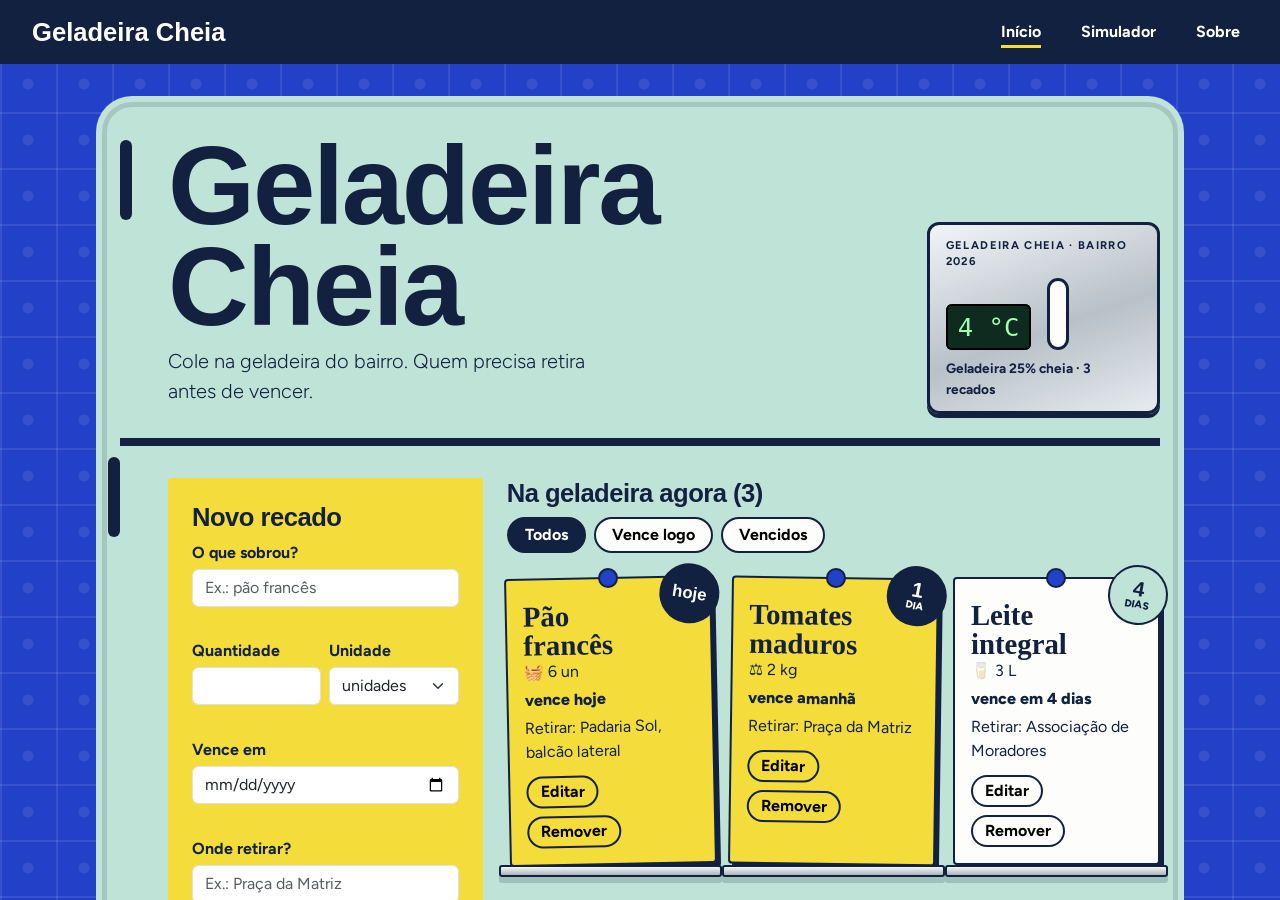
<file: index.html>
<!DOCTYPE html>
<html lang="pt-BR">

<head>
    <meta charset="UTF-8">
    <meta name="viewport" content="width=device-width, initial-scale=1.0">
    <!-- Página de entrada: leva para a página inicial. Serve para a URL base do GitHub Pages não dar 404. -->
    <meta http-equiv="refresh" content="0; url=inicio/index.html">
    <title>Geladeira Cheia</title>
</head>

<body>
    <main>
        <p>Abrindo a Geladeira Cheia… Se nada acontecer, <a href="inicio/index.html">clique aqui</a>.</p>
    </main>
</body>

</html>
</file>
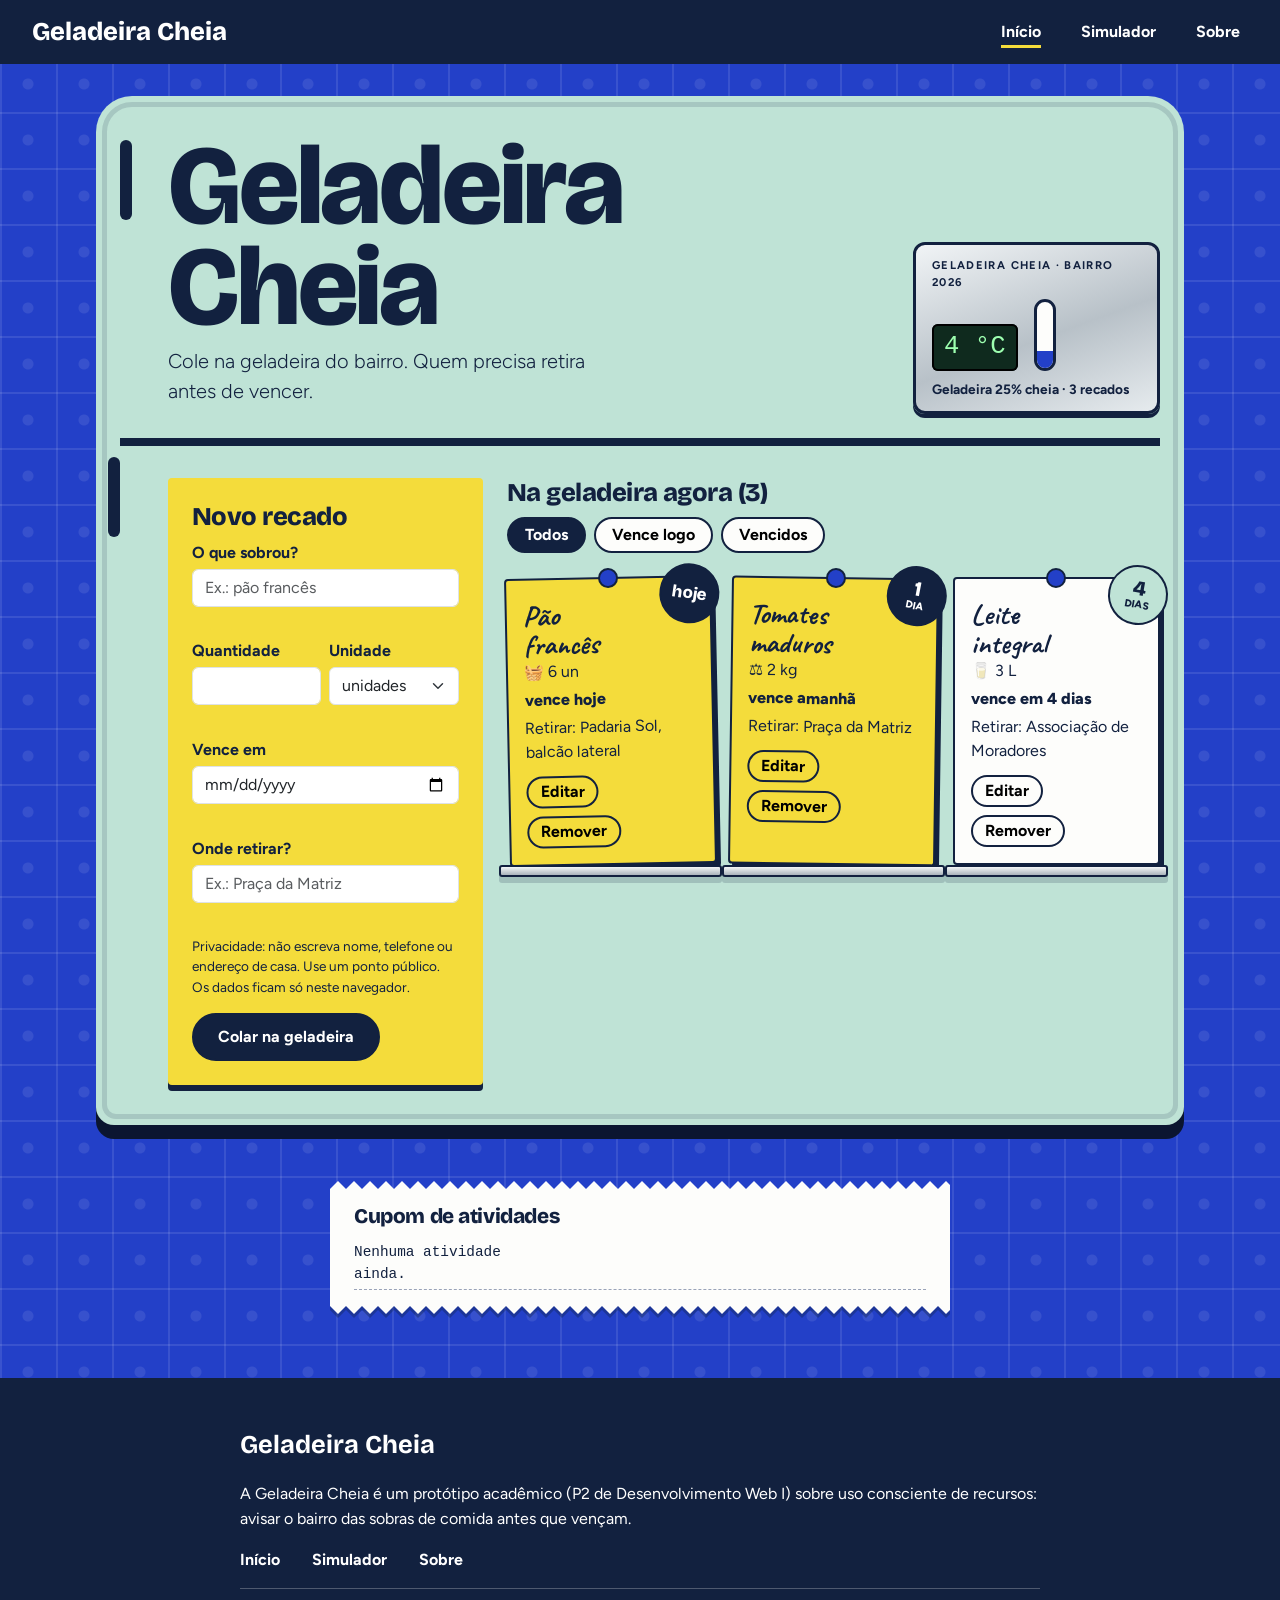
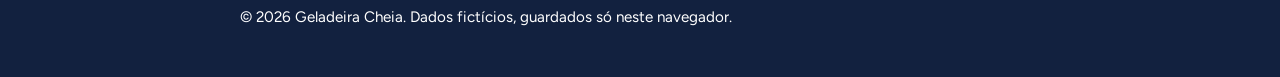
<file: Inicio/index.html>
<!DOCTYPE html>
<html lang="pt-BR">

<head>
    <meta charset="UTF-8">
    <meta name="viewport" content="width=device-width, initial-scale=1.0">
    <title>Início | Geladeira Cheia</title>

    <!-- Fontes -->
    <link rel="preconnect" href="https://fonts.googleapis.com">
    <link rel="stylesheet" href="https://fonts.googleapis.com/css2?family=Bricolage+Grotesque:wght@600;800&family=Figtree:wght@400;600;700&family=Caveat:wght@700&display=swap">

    <!-- Bootstrap 5 -->
    <!-- Integridade (SRI): o navegador recusa o arquivo se ele for alterado no CDN -->
    <link href="https://cdn.jsdelivr.net/npm/bootstrap@5.3.9/dist/css/bootstrap.min.css" rel="stylesheet"
        integrity="sha384-yEPZ7jP9S0QKiUQ0m3jjsO4ProIW7wvR9gXkI7JOGa2XVsw53Yke2bsdkBbjmmiX" crossorigin="anonymous">

    <!-- CSS da Geladeira Cheia -->
    <link rel="stylesheet" href="../global.css">
    <link rel="stylesheet" href="style.css">
</head>

<body class="inicio" id="topo">
    <header class="topo">
        <nav class="navbar navbar-expand-lg navbar-dark" aria-label="Principal">
            <div class="container-fluid">
                <a class="navbar-brand" href="../inicio/index.html">Geladeira Cheia</a>
                <button class="navbar-toggler" type="button" data-bs-toggle="collapse" data-bs-target="#menuGeladeira"
                    aria-controls="menuGeladeira" aria-expanded="false" aria-label="Abrir menu de navegação">
                    <span class="navbar-toggler-icon"></span>
                </button>
                <div class="collapse navbar-collapse" id="menuGeladeira">
                    <div class="navbar-nav">
                        <a class="nav-link" href="../inicio/index.html" aria-current="page">Início</a>
                        <a class="nav-link" href="../simulador/simulador.html">Simulador</a>
                        <a class="nav-link" href="../sobre/sobre.html">Sobre</a>
                    </div>
                </div>
            </div>
        </nav>
    </header>

    <main>
        <section class="conteudo">
            <div id="aviso" class="alert alert-danger" role="alert" hidden></div>

            <div class="geladeira">
                <!-- Freezer: título -->
                <section class="freezer" aria-labelledby="titulo">
                    <div>
                        <h1 id="titulo">Geladeira Cheia</h1>
                        <p class="lead">Cole na geladeira do bairro. Quem precisa retira antes de vencer.</p>
                    </div>

                    <!-- Painel: plaquinha de metal, mostrador de temperatura (enfeite) e nível da geladeira -->
                    <div class="painel">
                        <p class="placa" aria-hidden="true">Geladeira Cheia &middot; Bairro 2026</p>
                        <div class="painel-corpo">
                            <p class="lcd" aria-hidden="true">4 &deg;C</p>
                            <div class="nivel" aria-hidden="true"><div class="nivel-barra" id="nivel-barra"></div></div>
                        </div>
                        <p class="nivel-texto" id="nivel-texto" aria-live="polite"></p>
                    </div>
                </section>

                <div class="row g-4 corpo">
                    <!-- Formulário: novo recado / editar recado -->
                    <section class="col-lg-4" aria-labelledby="t-form">
                        <form id="form" class="recado">
                            <h2 id="t-form">Novo recado</h2>
                            <input type="hidden" id="id">
                            <div class="mb-3">
                                <label class="form-label" for="nome">O que sobrou?</label>
                                <input class="form-control" id="nome" type="text" required minlength="3" maxlength="40" pattern="[^&lt;&gt;]{3,40}" placeholder="Ex.: pão francês" autocomplete="off">
                                <div class="erro" id="erro-nome" aria-live="polite"></div>
                            </div>
                            <div class="row g-2 mb-3">
                                <div class="col-6">
                                    <label class="form-label" for="quantidade">Quantidade</label>
                                    <input class="form-control" id="quantidade" type="number" required min="1" max="999" step="1" inputmode="numeric">
                                    <div class="erro" id="erro-quantidade" aria-live="polite"></div>
                                </div>
                                <div class="col-6">
                                    <label class="form-label" for="unidade">Unidade</label>
                                    <select class="form-select" id="unidade" required>
                                        <option value="un">unidades</option>
                                        <option value="kg">kg</option>
                                        <option value="L">litros</option>
                                    </select>
                                    <div class="erro" id="erro-unidade" aria-live="polite"></div>
                                </div>
                            </div>
                            <div class="mb-3">
                                <label class="form-label" for="validade">Vence em</label>
                                <input class="form-control" id="validade" type="date" required>
                                <div class="erro" id="erro-validade" aria-live="polite"></div>
                            </div>
                            <div class="mb-3">
                                <label class="form-label" for="ponto">Onde retirar?</label>
                                <input class="form-control" id="ponto" type="text" required minlength="3" maxlength="60" pattern="[^&lt;&gt;]{3,60}" placeholder="Ex.: Praça da Matriz" autocomplete="off">
                                <div class="erro" id="erro-ponto" aria-live="polite"></div>
                            </div>
                            <p class="privacidade">Privacidade: não escreva nome, telefone ou endereço de casa. Use um ponto público. Os dados ficam só neste navegador.</p>
                            <button class="botao" type="submit" id="salvar">Colar na geladeira</button>
                            <button class="botao-link" type="button" id="cancelar" hidden>Cancelar edição</button>
                        </form>
                    </section>

                    <!-- Lista de recados -->
                    <section class="col-lg-8" aria-labelledby="t-lista">
                        <h2 id="t-lista">Na geladeira agora <span id="contagem"></span></h2>
                        <div class="filtros" role="group" aria-label="Filtrar recados">
                            <button type="button" data-filtro="todos" aria-pressed="true">Todos</button>
                            <button type="button" data-filtro="logo" aria-pressed="false">Vence logo</button>
                            <button type="button" data-filtro="vencidos" aria-pressed="false">Vencidos</button>
                        </div>
                        <div id="lista" class="row g-3"></div>

                        <!-- Geladeira vazia (desenho em SVG) -->
                        <div id="vazio" class="vazio" hidden>
                            <svg viewBox="0 0 140 160" width="140" height="160" aria-hidden="true" focusable="false">
                                <rect x="30" y="8" width="100" height="144" rx="10" fill="#fdfdfb" stroke="#12213f" stroke-width="4"/>
                                <path d="M30 8 L6 22 V146 L30 152 Z" fill="#bfe3d6" stroke="#12213f" stroke-width="4" stroke-linejoin="round"/>
                                <line x1="34" y1="50" x2="126" y2="50" stroke="#12213f" stroke-width="4"/>
                                <line x1="34" y1="92" x2="126" y2="92" stroke="#12213f" stroke-width="4"/>
                                <line x1="34" y1="124" x2="126" y2="124" stroke="#12213f" stroke-width="4"/>
                                <rect x="12" y="62" width="5" height="34" rx="2.5" fill="#12213f"/>
                                <circle cx="108" cy="26" r="6" fill="#f4dc3b" stroke="#12213f" stroke-width="3"/>
                            </svg>
                            <p>A geladeira está vazia. Cole o primeiro recado.</p>
                        </div>
                        <p id="vazio-filtro" hidden>Nenhum recado neste filtro.</p>
                    </section>
                </div>
            </div>

            <!-- Painel de registro de atividades -->
            <section class="cupom" aria-labelledby="t-log">
                <h2 id="t-log">Cupom de atividades</h2>
                <ol id="log"></ol>
            </section>
        </section>
    </main>

    <footer class="rodape">
        <div class="rodape-conteudo">
            <a class="rodape-marca" href="../inicio/index.html">Geladeira Cheia</a>
            <p>A Geladeira Cheia é um protótipo acadêmico (P2 de Desenvolvimento Web I) sobre uso consciente de recursos: avisar o bairro das sobras de comida antes que vençam.</p>
            <nav class="rodape-nav" aria-label="Rodapé">
                <a href="../inicio/index.html">Início</a> <a href="../simulador/simulador.html">Simulador</a> <a href="../sobre/sobre.html">Sobre</a>
            </nav>
            <p class="rodape-copy">&copy; 2026 Geladeira Cheia. Dados fictícios, guardados só neste navegador.</p>
        </div>
    </footer>
    <script src="https://cdn.jsdelivr.net/npm/bootstrap@5.3.9/dist/js/bootstrap.bundle.min.js"
        integrity="sha384-WyOxWvTyr1QaMPfiPJSv76iReVthorl5uWlFtZPyK0IEB0hGzo9y5Bp9mYanr8Bu" crossorigin="anonymous"></script>
    <script src="../js/geladeira-cheia.js"></script>
    <script src="inicio.js"></script>
</body>

</html>
</file>
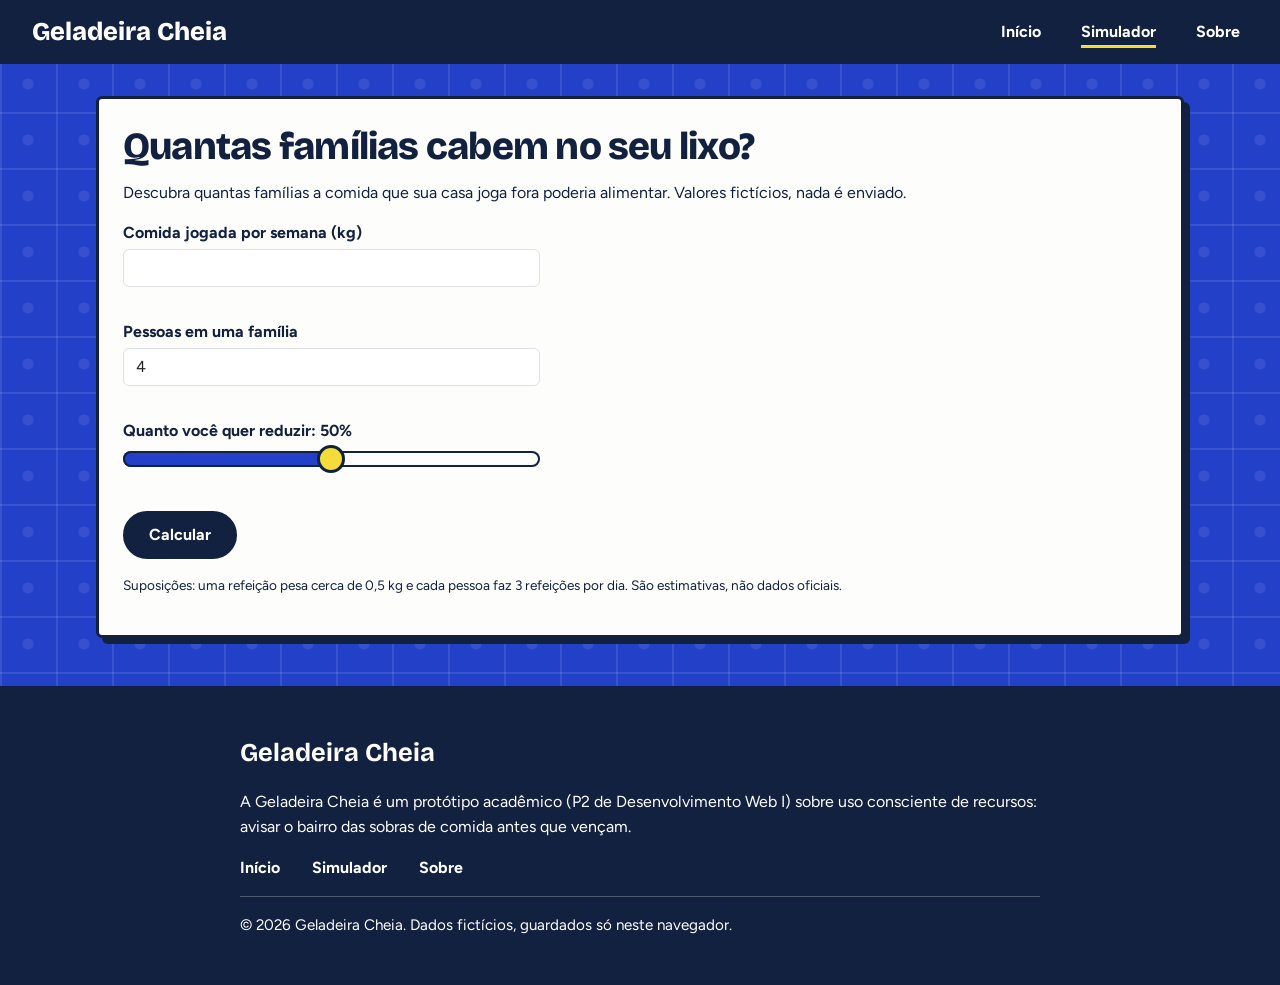
<file: Simulador/Simulador.html>
<!DOCTYPE html>
<html lang="pt-BR">

<head>
    <meta charset="UTF-8">
    <meta name="viewport" content="width=device-width, initial-scale=1.0">
    <title>Simulador | Geladeira Cheia</title>

    <!-- Fontes -->
    <link rel="preconnect" href="https://fonts.googleapis.com">
    <link rel="stylesheet" href="https://fonts.googleapis.com/css2?family=Bricolage+Grotesque:wght@600;800&family=Figtree:wght@400;600;700&display=swap">

    <!-- Bootstrap 5 -->
    <!-- Integridade (SRI): o navegador recusa o arquivo se ele for alterado no CDN -->
    <link href="https://cdn.jsdelivr.net/npm/bootstrap@5.3.9/dist/css/bootstrap.min.css" rel="stylesheet"
        integrity="sha384-yEPZ7jP9S0QKiUQ0m3jjsO4ProIW7wvR9gXkI7JOGa2XVsw53Yke2bsdkBbjmmiX" crossorigin="anonymous">

    <!-- CSS da Geladeira Cheia -->
    <link rel="stylesheet" href="../global.css">
    <link rel="stylesheet" href="simulador.css">
</head>

<body class="simulador" id="topo">
    <header class="topo">
        <nav class="navbar navbar-expand-lg navbar-dark" aria-label="Principal">
            <div class="container-fluid">
                <a class="navbar-brand" href="../inicio/index.html">Geladeira Cheia</a>
                <button class="navbar-toggler" type="button" data-bs-toggle="collapse" data-bs-target="#menuGeladeira"
                    aria-controls="menuGeladeira" aria-expanded="false" aria-label="Abrir menu de navegação">
                    <span class="navbar-toggler-icon"></span>
                </button>
                <div class="collapse navbar-collapse" id="menuGeladeira">
                    <div class="navbar-nav">
                        <a class="nav-link" href="../inicio/index.html">Início</a>
                        <a class="nav-link" href="../simulador/simulador.html" aria-current="page">Simulador</a>
                        <a class="nav-link" href="../sobre/sobre.html">Sobre</a>
                    </div>
                </div>
            </div>
        </nav>
    </header>

    <main>
        <section class="conteudo">
            <div id="aviso" class="alert alert-danger" role="alert" hidden></div>

            <section class="folha" aria-labelledby="t-sim">
                <h1 id="t-sim">Quantas famílias cabem no seu lixo?</h1>
                <p>Descubra quantas famílias a comida que sua casa joga fora poderia alimentar. Valores fictícios, nada é enviado.</p>
                <div class="row g-4">
                    <form id="form-sim" class="col-md-5">
                        <div class="mb-3"><label class="form-label" for="kg">Comida jogada por semana (kg)</label>
                            <input class="form-control" id="kg" type="number" required min="0.1" max="50" step="0.1" inputmode="decimal">
                            <div class="erro" id="erro-kg" aria-live="polite"></div></div>
                        <div class="mb-3"><label class="form-label" for="pessoas">Pessoas em uma família</label>
                            <input class="form-control" id="pessoas" type="number" required min="1" max="10" step="1" value="4" inputmode="numeric">
                            <div class="erro" id="erro-pessoas" aria-live="polite"></div></div>
                        <div class="mb-3"><label class="form-label" for="meta">Quanto você quer reduzir: <output id="meta-valor" for="meta">50%</output></label>
                            <input class="form-range" id="meta" type="range" min="10" max="90" step="10" value="50">
                            <div class="erro" id="erro-meta" aria-live="polite"></div></div>
                        <button class="botao" type="submit">Calcular</button>
                    </form>
                    <div class="col-md-7" aria-live="polite"><div id="resultado" class="resultado" hidden></div></div>
                </div>
                <p class="privacidade mt-3">Suposições: uma refeição pesa cerca de 0,5 kg e cada pessoa faz 3 refeições por dia. São estimativas, não dados oficiais.</p>
            </section>
        </section>
    </main>

    <footer class="rodape">
        <div class="rodape-conteudo">
            <a class="rodape-marca" href="../inicio/index.html">Geladeira Cheia</a>
            <p>A Geladeira Cheia é um protótipo acadêmico (P2 de Desenvolvimento Web I) sobre uso consciente de recursos: avisar o bairro das sobras de comida antes que vençam.</p>
            <nav class="rodape-nav" aria-label="Rodapé">
                <a href="../inicio/index.html">Início</a> <a href="../simulador/simulador.html">Simulador</a> <a href="../sobre/sobre.html">Sobre</a>
            </nav>
            <p class="rodape-copy">&copy; 2026 Geladeira Cheia. Dados fictícios, guardados só neste navegador.</p>
        </div>
    </footer>
    <script src="https://cdn.jsdelivr.net/npm/bootstrap@5.3.9/dist/js/bootstrap.bundle.min.js"
        integrity="sha384-WyOxWvTyr1QaMPfiPJSv76iReVthorl5uWlFtZPyK0IEB0hGzo9y5Bp9mYanr8Bu" crossorigin="anonymous"></script>
    <script src="../js/geladeira-cheia.js"></script>
    <script src="simulador.js"></script>
</body>

</html>
</file>
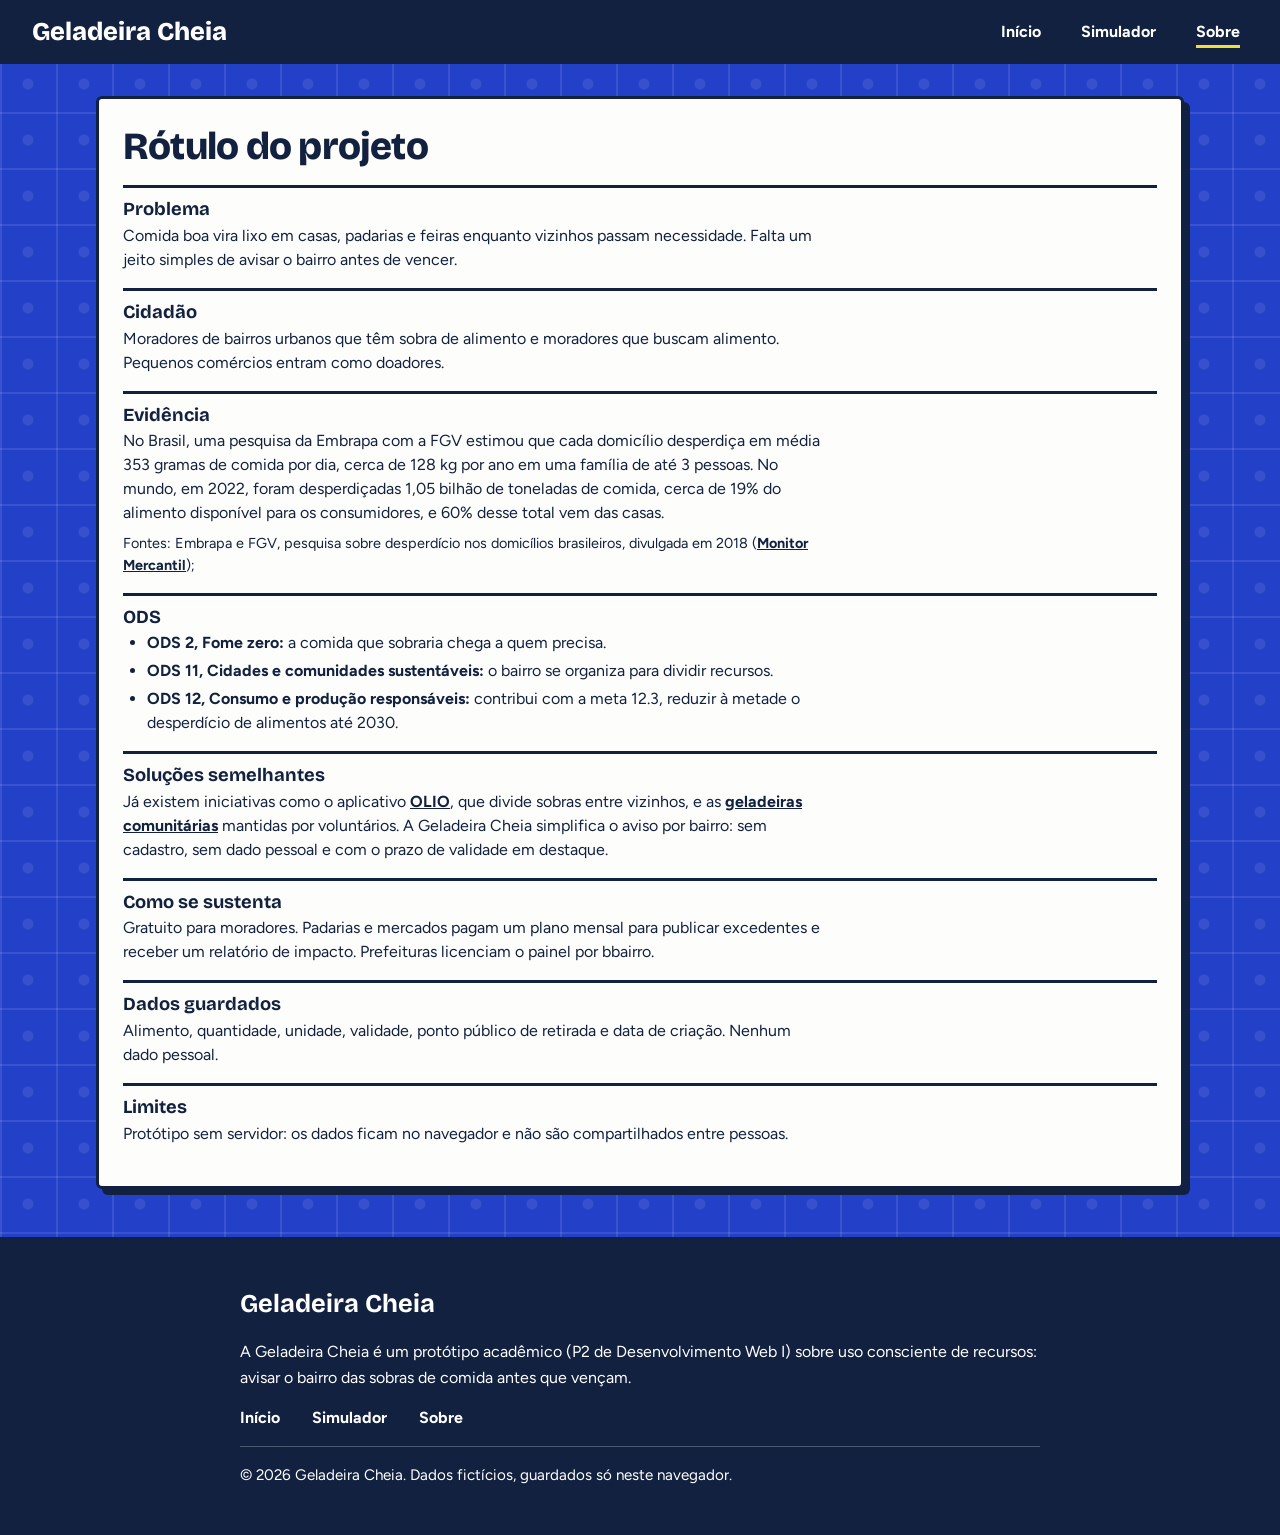
<file: Sobre/Sobre.html>
<!DOCTYPE html>
<html lang="pt-BR">

<head>
    <meta charset="UTF-8">
    <meta name="viewport" content="width=device-width, initial-scale=1.0">
    <title>Sobre | Geladeira Cheia</title>

    <!-- Fontes -->
    <link rel="preconnect" href="https://fonts.googleapis.com">
    <link rel="stylesheet" href="https://fonts.googleapis.com/css2?family=Bricolage+Grotesque:wght@600;800&family=Figtree:wght@400;600;700&display=swap">

    <!-- Bootstrap 5 -->
    <!-- Integridade (SRI): o navegador recusa o arquivo se ele for alterado no CDN -->
    <link href="https://cdn.jsdelivr.net/npm/bootstrap@5.3.9/dist/css/bootstrap.min.css" rel="stylesheet"
        integrity="sha384-yEPZ7jP9S0QKiUQ0m3jjsO4ProIW7wvR9gXkI7JOGa2XVsw53Yke2bsdkBbjmmiX" crossorigin="anonymous">

    <!-- CSS da Geladeira Cheia -->
    <link rel="stylesheet" href="../global.css">
    <link rel="stylesheet" href="sobre.css">
</head>

<body class="sobre" id="topo">
    <header class="topo">
        <nav class="navbar navbar-expand-lg navbar-dark" aria-label="Principal">
            <div class="container-fluid">
                <a class="navbar-brand" href="../inicio/index.html">Geladeira Cheia</a>
                <button class="navbar-toggler" type="button" data-bs-toggle="collapse" data-bs-target="#menuGeladeira"
                    aria-controls="menuGeladeira" aria-expanded="false" aria-label="Abrir menu de navegação">
                    <span class="navbar-toggler-icon"></span>
                </button>
                <div class="collapse navbar-collapse" id="menuGeladeira">
                    <div class="navbar-nav">
                        <a class="nav-link" href="../inicio/index.html">Início</a>
                        <a class="nav-link" href="../simulador/simulador.html">Simulador</a>
                        <a class="nav-link" href="../sobre/sobre.html" aria-current="page">Sobre</a>
                    </div>
                </div>
            </div>
        </nav>
    </header>

    <main>
        <section class="conteudo">
            <section class="folha" aria-labelledby="t-sobre">
                <h1 id="t-sobre">Rótulo do projeto</h1>
                <dl class="rotulo">
                    <dt>Problema</dt><dd>Comida boa vira lixo em casas, padarias e feiras enquanto vizinhos passam necessidade. Falta um jeito simples de avisar o bairro antes de vencer.</dd>
                    <dt>Cidadão</dt><dd>Moradores de bairros urbanos que têm sobra de alimento e moradores que buscam alimento. Pequenos comércios entram como doadores.</dd>
                    <dt>Evidência</dt>
                    <dd>No Brasil, uma pesquisa da Embrapa com a FGV estimou que cada domicílio desperdiça em média 353 gramas de comida por dia, cerca de 128 kg por ano em uma família de até 3 pessoas. No mundo, em 2022, foram desperdiçadas 1,05 bilhão de toneladas de comida, cerca de 19% do alimento disponível para os consumidores, e 60% desse total vem das casas.
                        <span class="fonte">Fontes: Embrapa e FGV, pesquisa sobre desperdício nos domicílios brasileiros, divulgada em 2018
                            (<a href="https://monitormercantil.com.br/arroz-e-feij-o-s-o-os-alimentos-mais-desperdi-ados-no-pa-s/" target="_blank" rel="noopener noreferrer">Monitor Mercantil</a>);
                    <dt>ODS</dt>
                    <dd>
                        <ul>
                            <li><strong>ODS 2, Fome zero:</strong> a comida que sobraria chega a quem precisa.</li>
                            <li><strong>ODS 11, Cidades e comunidades sustentáveis:</strong> o bairro se organiza para dividir recursos.</li>
                            <li><strong>ODS 12, Consumo e produção responsáveis:</strong> contribui com a meta 12.3, reduzir à metade o desperdício de alimentos até 2030.</li>
                        </ul>
                    </dd>
                    <dt>Soluções semelhantes</dt>
                    <dd>Já existem iniciativas como o aplicativo
                        <a href="https://catracalivre.com.br/as-melhores-solucoes-sustentaveis/app-permite-dividir-sobra-de-comida-com-colegas-e-vizinhos/" target="_blank" rel="noopener noreferrer">OLIO</a>,
                        que divide sobras entre vizinhos, e as
                        <a href="https://www.ecycle.com.br/geladeira-comunitaria/" target="_blank" rel="noopener noreferrer">geladeiras comunitárias</a>
                        mantidas por voluntários. A Geladeira Cheia simplifica o aviso por bairro: sem cadastro, sem dado pessoal e com o prazo de validade em destaque.</dd>
                    <dt>Como se sustenta</dt><dd>Gratuito para moradores. Padarias e mercados pagam um plano mensal para publicar excedentes e receber um relatório de impacto. Prefeituras licenciam o painel por bbairro.</dd>
                    <dt>Dados guardados</dt><dd>Alimento, quantidade, unidade, validade, ponto público de retirada e data de criação. Nenhum dado pessoal.</dd>
                    <dt>Limites</dt><dd>Protótipo sem servidor: os dados ficam no navegador e não são compartilhados entre pessoas.</dd>
                </dl>
            </section>
        </section>
    </main>

    <footer class="rodape">
        <div class="rodape-conteudo">
            <a class="rodape-marca" href="../inicio/index.html">Geladeira Cheia</a>
            <p>A Geladeira Cheia é um protótipo acadêmico (P2 de Desenvolvimento Web I) sobre uso consciente de recursos: avisar o bairro das sobras de comida antes que vençam.</p>
            <nav class="rodape-nav" aria-label="Rodapé">
                <a href="../inicio/index.html">Início</a> <a href="../simulador/simulador.html">Simulador</a> <a href="../sobre/sobre.html">Sobre</a>
            </nav>
            <p class="rodape-copy">&copy; 2026 Geladeira Cheia. Dados fictícios, guardados só neste navegador.</p>
        </div>
    </footer>
    <script src="https://cdn.jsdelivr.net/npm/bootstrap@5.3.9/dist/js/bootstrap.bundle.min.js"
        integrity="sha384-WyOxWvTyr1QaMPfiPJSv76iReVthorl5uWlFtZPyK0IEB0hGzo9y5Bp9mYanr8Bu" crossorigin="anonymous"></script>
    <script src="../js/geladeira-cheia.js"></script>
</body>

</html>
</file>
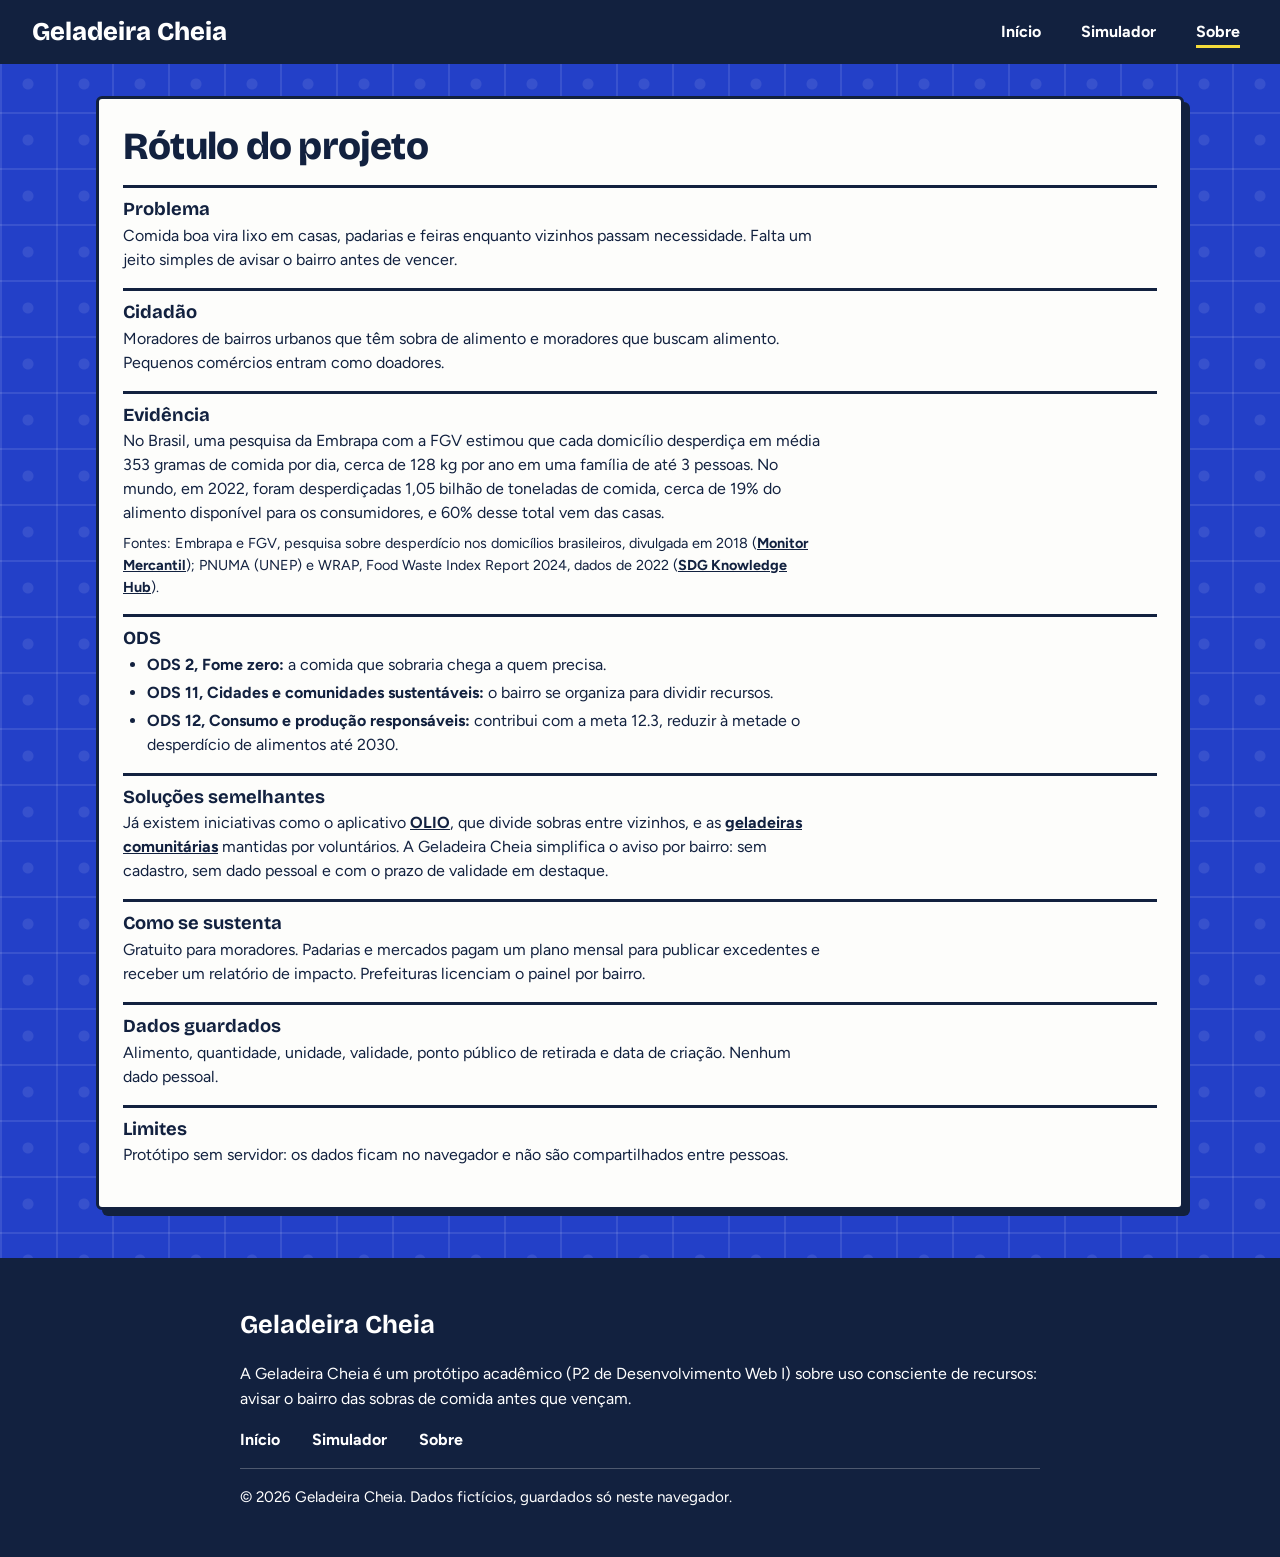
<file: sobre/sobre.html>
<!DOCTYPE html>
<html lang="pt-BR">

<head>
    <meta charset="UTF-8">
    <meta name="viewport" content="width=device-width, initial-scale=1.0">
    <title>Sobre | Geladeira Cheia</title>

    <!-- Fontes -->
    <link rel="preconnect" href="https://fonts.googleapis.com">
    <link rel="stylesheet" href="https://fonts.googleapis.com/css2?family=Bricolage+Grotesque:wght@600;800&family=Figtree:wght@400;600;700&display=swap">

    <!-- Bootstrap 5 -->
    <!-- Integridade (SRI): o navegador recusa o arquivo se ele for alterado no CDN -->
    <link href="https://cdn.jsdelivr.net/npm/bootstrap@5.3.9/dist/css/bootstrap.min.css" rel="stylesheet"
        integrity="sha384-yEPZ7jP9S0QKiUQ0m3jjsO4ProIW7wvR9gXkI7JOGa2XVsw53Yke2bsdkBbjmmiX" crossorigin="anonymous">

    <!-- CSS da Geladeira Cheia -->
    <link rel="stylesheet" href="../global.css">
    <link rel="stylesheet" href="sobre.css">
</head>

<body class="sobre" id="topo">
    <header class="topo">
        <nav class="navbar navbar-expand-lg navbar-dark" aria-label="Principal">
            <div class="container-fluid">
                <a class="navbar-brand" href="../inicio/index.html">Geladeira Cheia</a>
                <button class="navbar-toggler" type="button" data-bs-toggle="collapse" data-bs-target="#menuGeladeira"
                    aria-controls="menuGeladeira" aria-expanded="false" aria-label="Abrir menu de navegação">
                    <span class="navbar-toggler-icon"></span>
                </button>
                <div class="collapse navbar-collapse" id="menuGeladeira">
                    <div class="navbar-nav">
                        <a class="nav-link" href="../inicio/index.html">Início</a>
                        <a class="nav-link" href="../simulador/simulador.html">Simulador</a>
                        <a class="nav-link" href="../sobre/sobre.html" aria-current="page">Sobre</a>
                    </div>
                </div>
            </div>
        </nav>
    </header>

    <main>
        <section class="conteudo">
            <section class="folha" aria-labelledby="t-sobre">
                <h1 id="t-sobre">Rótulo do projeto</h1>
                <dl class="rotulo">
                    <dt>Problema</dt><dd>Comida boa vira lixo em casas, padarias e feiras enquanto vizinhos passam necessidade. Falta um jeito simples de avisar o bairro antes de vencer.</dd>
                    <dt>Cidadão</dt><dd>Moradores de bairros urbanos que têm sobra de alimento e moradores que buscam alimento. Pequenos comércios entram como doadores.</dd>
                    <dt>Evidência</dt>
                    <dd>No Brasil, uma pesquisa da Embrapa com a FGV estimou que cada domicílio desperdiça em média 353 gramas de comida por dia, cerca de 128 kg por ano em uma família de até 3 pessoas. No mundo, em 2022, foram desperdiçadas 1,05 bilhão de toneladas de comida, cerca de 19% do alimento disponível para os consumidores, e 60% desse total vem das casas.
                        <span class="fonte">Fontes: Embrapa e FGV, pesquisa sobre desperdício nos domicílios brasileiros, divulgada em 2018
                            (<a href="https://monitormercantil.com.br/arroz-e-feij-o-s-o-os-alimentos-mais-desperdi-ados-no-pa-s/" target="_blank" rel="noopener noreferrer">Monitor Mercantil</a>);
                            PNUMA (UNEP) e WRAP, Food Waste Index Report 2024, dados de 2022
                            (<a href="https://sdg.iisd.org/news/one-fifth-of-all-food-wasted-while-783-million-go-hungry-unep-report/" target="_blank" rel="noopener noreferrer">SDG Knowledge Hub</a>).</span>
                    </dd>
                    <dt>ODS</dt>
                    <dd>
                        <ul>
                            <li><strong>ODS 2, Fome zero:</strong> a comida que sobraria chega a quem precisa.</li>
                            <li><strong>ODS 11, Cidades e comunidades sustentáveis:</strong> o bairro se organiza para dividir recursos.</li>
                            <li><strong>ODS 12, Consumo e produção responsáveis:</strong> contribui com a meta 12.3, reduzir à metade o desperdício de alimentos até 2030.</li>
                        </ul>
                    </dd>
                    <dt>Soluções semelhantes</dt>
                    <dd>Já existem iniciativas como o aplicativo
                        <a href="https://catracalivre.com.br/as-melhores-solucoes-sustentaveis/app-permite-dividir-sobra-de-comida-com-colegas-e-vizinhos/" target="_blank" rel="noopener noreferrer">OLIO</a>,
                        que divide sobras entre vizinhos, e as
                        <a href="https://www.ecycle.com.br/geladeira-comunitaria/" target="_blank" rel="noopener noreferrer">geladeiras comunitárias</a>
                        mantidas por voluntários. A Geladeira Cheia simplifica o aviso por bairro: sem cadastro, sem dado pessoal e com o prazo de validade em destaque.</dd>
                    <dt>Como se sustenta</dt><dd>Gratuito para moradores. Padarias e mercados pagam um plano mensal para publicar excedentes e receber um relatório de impacto. Prefeituras licenciam o painel por bairro.</dd>
                    <dt>Dados guardados</dt><dd>Alimento, quantidade, unidade, validade, ponto público de retirada e data de criação. Nenhum dado pessoal.</dd>
                    <dt>Limites</dt><dd>Protótipo sem servidor: os dados ficam no navegador e não são compartilhados entre pessoas.</dd>
                </dl>
            </section>
        </section>
    </main>

    <footer class="rodape">
        <div class="rodape-conteudo">
            <a class="rodape-marca" href="../inicio/index.html">Geladeira Cheia</a>
            <p>A Geladeira Cheia é um protótipo acadêmico (P2 de Desenvolvimento Web I) sobre uso consciente de recursos: avisar o bairro das sobras de comida antes que vençam.</p>
            <nav class="rodape-nav" aria-label="Rodapé">
                <a href="../inicio/index.html">Início</a> <a href="../simulador/simulador.html">Simulador</a> <a href="../sobre/sobre.html">Sobre</a>
            </nav>
            <p class="rodape-copy">&copy; 2026 Geladeira Cheia. Dados fictícios, guardados só neste navegador.</p>
        </div>
    </footer>
    <script src="https://cdn.jsdelivr.net/npm/bootstrap@5.3.9/dist/js/bootstrap.bundle.min.js"
        integrity="sha384-WyOxWvTyr1QaMPfiPJSv76iReVthorl5uWlFtZPyK0IEB0hGzo9y5Bp9mYanr8Bu" crossorigin="anonymous"></script>
    <script src="../js/geladeira-cheia.js"></script>
</body>

</html>
</file>
<file: global.css>
/* =====================================================================
   Geladeira Cheia | Design global
   Cores, tipografia, espaçamentos, cabeçalho, botões, formulários e rodapé.
   Cada página só acrescenta o que é específico dela.
   ===================================================================== */

/* ----------- Cores e medidas -----------
   Texto escuro (--tinta) sobre claro: mais de 12:1. Branco sobre --tinta: mais de 12:1.
   O limão (--limao) é fundo de destaque, nunca cor de texto sobre claro. */
:root {
    --parede: #2340c8;         /* fundo do site */
    --esmalte: #bfe3d6;        /* porta da geladeira */
    --tinta: #12213f;          /* texto, bordas, cabeçalho e rodapé */
    --limao: #f4dc3b;          /* recados urgentes, bloco do formulário */
    --papel: #fdfdfb;          /* cartões e folhas */
    --erro: #b00020;           /* mensagens de erro (4.7:1 sobre o limão) */
    --titulo: "Bricolage Grotesque", "Arial Black", sans-serif;
    --texto: "Figtree", system-ui, sans-serif;
    --manuscrita: "Caveat", "Comic Sans MS", cursive;   /* só no nome do alimento */

    /* Espaçamentos (escala de 8 px): perto = relacionado, longe = separado */
    --e1: 4px;
    --e2: 8px;
    --e3: 12px;
    --e4: 16px;
    --e5: 24px;
    --e6: 32px;
    --e7: 48px;
    --e8: 64px;

    --largura: 1120px;         /* largura máxima do conteúdo */
    --altura-topo: 64px;
}

/* ----------- Base ----------- */
html {
    scroll-behavior: smooth;
    scroll-padding-top: calc(var(--altura-topo) + 16px);
}

@media (prefers-reduced-motion: reduce) {
    html { scroll-behavior: auto; }
    * { transition: none !important; animation: none !important; }
}

body {
    margin: 0;
    /* Parede de azulejo feita só com CSS: rejunte em linhas e um losango no centro de cada peça */
    background-color: var(--parede);
    background-image:
        radial-gradient(circle at 50% 50%, rgba(255, 255, 255, .09) 0 5px, transparent 6px),
        linear-gradient(rgba(255, 255, 255, .1) 2px, transparent 2px),
        linear-gradient(90deg, rgba(255, 255, 255, .1) 2px, transparent 2px);
    background-size: 56px 56px;
    color: var(--tinta);
    font-family: var(--texto);
    font-size: 1rem;
    line-height: 1.5;
}

[hidden] { display: none !important; }

button, input, select, textarea { font-family: inherit; }

img { max-width: 100%; }

h1, h2, h3 {
    font-family: var(--titulo);
    font-weight: 800;
    letter-spacing: -.02em;
    line-height: 1.2;
}

/* Texto só para leitores de tela */
.so-leitor {
    position: absolute;
    width: 1px;
    height: 1px;
    margin: -1px;
    padding: 0;
    overflow: hidden;
    clip: rect(0, 0, 0, 0);
    white-space: nowrap;
    border: 0;
}

/* Foco visível para quem usa teclado */
a:focus-visible, button:focus-visible, input:focus-visible,
select:focus-visible, summary:focus-visible {
    outline: 3px solid var(--tinta);
    outline-offset: 2px;
}

/* ----------- Cabeçalho -----------
   Marca à esquerda, menu à direita; no celular vira o botão ☰. */
header.topo {
    position: sticky;
    top: 0;
    z-index: 20;
    background: var(--tinta);
}

header.topo .navbar { padding: 0; }

header.topo .container-fluid {
    max-width: 1440px;
    min-height: var(--altura-topo);
    padding: var(--e2) var(--e4);
    gap: var(--e5);
}

header.topo .navbar-brand {
    margin: 0;
    color: #fff;
    font-family: var(--titulo);
    font-size: 1.35rem;
    font-weight: 800;
}

header.topo .navbar-nav { gap: var(--e1) var(--e5); }
header.topo .navbar-collapse { padding: var(--e3) 0 var(--e4); }

.nav-link {
    padding: var(--e3) var(--e4);
    color: #fff;
    font-weight: 700;
    border-radius: var(--e2);
    transition: color .2s ease, background-color .2s ease;
}
.nav-link:hover,
.nav-link:focus-visible {
    color: #fff;
    text-decoration: underline 2px var(--limao);
    text-underline-offset: 6px;
}

/* Página em que a pessoa está */
.nav-link[aria-current="page"] {
    color: #fff;
    text-decoration: underline 3px var(--limao);
    text-underline-offset: 8px;
}

header.topo :focus-visible { outline-color: var(--limao); }

/* Desktop: menu em linha, à direita */
@media (min-width: 992px) {
    header.topo .container-fluid { padding: var(--e2) var(--e6); }
    header.topo .navbar-collapse { padding: 0; }
    header.topo .navbar-nav { flex-direction: row; margin-left: auto; }
    .nav-link { padding: var(--e2) var(--e3); }
}

/* ----------- Conteúdo ----------- */
.conteudo {
    max-width: var(--largura);
    margin: 0 auto;
    padding: var(--e5) var(--e3) var(--e6);
    box-sizing: border-box;
}

/* Folha de papel (Simulador e Sobre) */
.folha {
    background: var(--papel);
    border: 3px solid var(--tinta);
    border-radius: 6px;
    padding: var(--e5);
    box-shadow: 6px 6px 0 var(--tinta);
}
.folha h1 { margin: 0 0 var(--e3); font-size: clamp(1.8rem, 3vw, 2.5rem); }

/* ----------- Botões ----------- */
.botao {
    display: inline-block;
    padding: var(--e3) var(--e5);
    background: var(--tinta);
    color: #fff;
    font-size: 1rem;
    font-weight: 700;
    line-height: 1.25;
    text-align: center;
    text-decoration: none;
    border: 2px solid var(--tinta);
    border-radius: 2.5rem;
    cursor: pointer;
    transition: background-color .2s ease, color .2s ease, transform .2s ease;
}
.botao:hover,
.botao:focus-visible {
    background: var(--parede);
    border-color: var(--parede);
    color: #fff;
}
.botao:active { transform: translateY(1px); }

.botao-link {
    background: none;
    border: 0;
    color: var(--tinta);
    font-weight: 700;
    text-decoration: underline;
}

/* ----------- Formulários ----------- */
.form-label { margin-bottom: var(--e1); font-weight: 700; }

.erro {
    min-height: 1.2em;
    color: var(--erro);
    font-size: .875rem;
}

.privacidade { font-size: .85rem; }

.form-range { accent-color: var(--parede); }

/* ----------- Rodapé ----------- */
.rodape {
    padding: var(--e7) var(--e4);
    background: var(--tinta);
    color: #fff;
}
.rodape-conteudo {
    display: flex;
    flex-direction: column;
    gap: var(--e4);
    max-width: 800px;
    margin: 0 auto;
}
.rodape-marca {
    align-self: flex-start;
    font-family: var(--titulo);
    font-size: 1.6rem;
    font-weight: 800;
}
.rodape p { margin: 0; line-height: 1.6; }
.rodape-nav { display: flex; flex-wrap: wrap; gap: var(--e2) var(--e6); }
.rodape a {
    color: #fff;
    font-weight: 700;
    text-decoration: none;
}
.rodape a:hover,
.rodape a:focus-visible {
    text-decoration: underline 2px var(--limao);
    text-underline-offset: 5px;
}
.rodape a:focus-visible { outline-color: #fff; }
.rodape .rodape-copy {
    padding-top: var(--e4);
    border-top: 1px solid rgba(255, 255, 255, .25);
    font-size: .95rem;
}

/* ----------- Tablet e computador (Mobile First: o celular é a base) ----------- */
@media (min-width: 768px) {
    header.topo .navbar-brand { font-size: 1.6rem; }
    .conteudo { padding: var(--e6) var(--e4) var(--e7); }
    .rodape { padding: var(--e7) var(--e6); }
}
</file>
<file: Inicio/style.css>
/* Página Início - só o que é exclusivo dela.
   Cores, cabeçalho, botões, formulários e rodapé vêm do global.css */

/* ---- A geladeira: porta de esmalte com dois compartimentos ---- */
.geladeira {
  position: relative;
  padding: var(--e4);
  background: var(--esmalte);
  border-radius: 36px 36px 18px 18px;
  box-shadow: 0 14px 0 #0b1530;
}

/* Borracha de vedação: aro escuro na borda da porta */
.geladeira::before {
  content: "";
  position: absolute;
  inset: 6px;
  border: 5px solid rgba(18, 33, 63, .14);
  border-radius: 30px 30px 14px 14px;
  pointer-events: none;
}

.freezer,
.corpo {
  position: relative;
  padding: var(--e4) 0 var(--e4) var(--e6);
}

.freezer {
  display: flex;
  flex-direction: column;
  gap: var(--e5);
  margin-bottom: var(--e4);
  border-bottom: 8px solid var(--tinta);
}

/* Puxador de cada porta */
.freezer::before,
.corpo::before {
  content: "";
  position: absolute;
  left: 0;
  top: 1.2rem;
  width: 12px;
  height: 5rem;
  border-radius: 12px;
  background: var(--tinta);
}

.freezer h1 {
  margin: 0 0 var(--e2);
  font-size: clamp(2.6rem, 13vw, 7rem);
  line-height: .9;
}

.freezer .lead { max-width: 34ch; font-size: 1.25rem; }

/* ---- Painel da porta: plaquinha de metal, mostrador e nível ---- */
.painel {
  align-self: flex-start;
  max-width: 100%;
  padding: var(--e3) var(--e4);
  background: linear-gradient(160deg, #f1f4f6, #b8c1c8 55%, #e6ebee);
  border: 3px solid var(--tinta);
  border-radius: 12px;
  box-shadow: 0 4px 0 var(--tinta);
}

.placa {
  margin: 0 0 var(--e2);
  font-size: .7rem;
  font-weight: 700;
  letter-spacing: .12em;
  text-transform: uppercase;
}

.painel-corpo { display: flex; align-items: flex-end; gap: var(--e4); }

/* Mostrador de temperatura (enfeite) */
.lcd {
  margin: 0;
  padding: var(--e1) var(--e3);
  background: #0f2a1e;
  color: #9dffb0;
  font-family: ui-monospace, Consolas, monospace;
  font-size: 1.6rem;
  border-radius: 6px;
  box-shadow: inset 0 0 0 2px #000;
}

/* Termômetro: enche conforme a geladeira recebe recados */
.nivel {
  position: relative;
  width: 22px;
  height: 72px;
  overflow: hidden;
  background: var(--papel);
  border: 3px solid var(--tinta);
  border-radius: 12px;
}

.nivel-barra {
  position: absolute;
  right: 0;
  bottom: 0;
  left: 0;
  height: 0;
  background: var(--parede);
  transition: height .6s ease;
}

.nivel[data-cheia="sim"] .nivel-barra { background: var(--limao); }

.nivel-texto { margin: var(--e2) 0 0; font-size: .85rem; font-weight: 700; }

/* ---- Bloco de recados (formulário) ---- */
.recado {
  padding: var(--e5);
  background: var(--limao);
  border-radius: 4px;
  box-shadow: 0 6px 0 var(--tinta);
}

.recado h2,
#t-lista { font-size: 1.6rem; }

/* ---- Filtros da lista ---- */
.filtros { display: flex; flex-wrap: wrap; gap: var(--e2); margin-bottom: var(--e5); }
.filtros button {
  padding: var(--e1) var(--e4);
  background: var(--papel);
  border: 2px solid var(--tinta);
  border-radius: 999px;
  font-weight: 700;
}
.filtros button[aria-pressed="true"] { background: var(--tinta); color: #fff; }

/* ---- Prateleira sob cada fileira de etiquetas ---- */
.prateleira { position: relative; padding-bottom: 12px; }
.prateleira::after {
  content: "";
  position: absolute;
  right: 0;
  bottom: 0;
  left: 0;
  height: 12px;
  background: linear-gradient(#f4f7f8, #aab4bb);
  border: 2px solid var(--tinta);
  border-radius: 3px;
  box-shadow: 0 6px 0 rgba(18, 33, 63, .18);
}

/* ---- Etiquetas presas com ímã ---- */
.etiqueta {
  position: relative;
  height: 100%;
  padding: 1.4rem var(--e4) var(--e4);
  background: var(--papel);
  border: 2px solid var(--tinta);
  border-radius: 4px;
  box-shadow: 4px 4px 0 var(--tinta);
}

.etiqueta::before {
  content: "";
  position: absolute;
  top: -11px;
  left: 50%;
  width: 20px;
  height: 20px;
  margin-left: -10px;
  background: var(--parede);
  border: 2px solid var(--tinta);
  border-radius: 50%;
}

/* Nome do alimento em letra de mão */
.etiqueta h3 {
  margin: 0;
  padding-right: 56px;
  font-family: var(--manuscrita);
  font-size: 1.8rem;
  letter-spacing: 0;
  line-height: 1;
}

.etiqueta.urgente { background: var(--limao); }
.etiqueta.vencido {
  background: repeating-linear-gradient(135deg, #e6e8ef 0 8px, #fff 8px 16px);
  border-style: dashed;
}

.col-sm-6:nth-child(3n+1) .etiqueta { transform: rotate(-1.2deg); }
.col-sm-6:nth-child(3n+2) .etiqueta { transform: rotate(.8deg); }

.prazo { font-weight: 800; }

/* Selo redondo de prazo, como um carimbo no canto */
.selo {
  position: absolute;
  top: -14px;
  right: -10px;
  display: flex;
  flex-direction: column;
  align-items: center;
  justify-content: center;
  width: 60px;
  height: 60px;
  background: var(--esmalte);
  border: 2px solid var(--tinta);
  border-radius: 50%;
  font-weight: 800;
  line-height: 1;
  text-align: center;
  transform: rotate(10deg);
}
.selo b { font-family: var(--titulo); font-size: 1.3rem; }
.selo.palavra b { font-size: 1.05rem; }
.selo small { font-size: .65rem; text-transform: uppercase; }
.urgente .selo { background: var(--tinta); color: #fff; }
.vencido .selo { background: #e6e8ef; }

.acoes { display: flex; flex-wrap: wrap; gap: var(--e2); margin-top: var(--e3); }
.acoes button {
  padding: 2px var(--e3);
  background: transparent;
  border: 2px solid var(--tinta);
  border-radius: 999px;
  font-weight: 700;
}
.acoes button:hover { background: var(--tinta); color: #fff; }

/* ---- Geladeira vazia ---- */
.vazio {
  display: flex;
  flex-direction: column;
  align-items: center;
  gap: var(--e3);
  padding: var(--e5) 0;
  text-align: center;
}
.vazio p { margin: 0; font-family: var(--manuscrita); font-size: 1.8rem; line-height: 1.1; }

/* ---- Movimento leve (desligado para quem pede menos movimento) ---- */
@media (prefers-reduced-motion: no-preference) {
  .nova { animation: colar .55s cubic-bezier(.2, .9, .3, 1.3); }
  .etiqueta::before { transition: transform .2s ease; }
  .etiqueta:hover::before { transform: translateY(-2px) rotate(25deg) scale(1.15); }

  @keyframes colar {
    from { opacity: 0; transform: translateY(-18px) scale(1.08) rotate(-5deg); }
    to { opacity: 1; transform: none; }
  }
}

/* ---- Cupom de atividades (painel de log) com borda serrilhada ---- */
.cupom {
  position: relative;
  max-width: 620px;
  margin: var(--e8) auto var(--e5);
  padding: var(--e4) var(--e5);
  background: var(--papel);
  font-family: ui-monospace, Consolas, monospace;
  font-size: .9rem;
  filter: drop-shadow(0 4px 0 rgba(18, 33, 63, .35));
}
.cupom::before,
.cupom::after {
  content: "";
  position: absolute;
  right: 0;
  left: 0;
  height: 8px;
  background-repeat: repeat-x;
  background-size: 16px 8px;
}
.cupom::before {
  top: -8px;
  background-image: url("data:image/svg+xml,%3Csvg xmlns='http://www.w3.org/2000/svg' width='16' height='8' viewBox='0 0 16 8'%3E%3Cpath d='M0 8 L8 0 L16 8 Z' fill='%23fdfdfb'/%3E%3C/svg%3E");
}
.cupom::after {
  bottom: -8px;
  background-image: url("data:image/svg+xml,%3Csvg xmlns='http://www.w3.org/2000/svg' width='16' height='8' viewBox='0 0 16 8'%3E%3Cpath d='M0 0 L8 8 L16 0 Z' fill='%23fdfdfb'/%3E%3C/svg%3E");
}
.cupom h2 { font-size: 1.3rem; }
.cupom ol { margin: 0; padding: 0; list-style: none; }
.cupom li {
  display: grid;
  grid-template-columns: 1fr;
  gap: 0 var(--e3);
  padding: var(--e1) 0;
  border-bottom: 1px dashed #9aa3b8;
}

@media (min-width: 576px) {
  .cupom li { grid-template-columns: 9.5rem 6rem 1fr; }
}

@media (min-width: 768px) {
  .geladeira { padding: var(--e5); }
  .freezer, .corpo { padding-left: var(--e7); }
  .freezer { flex-direction: row; align-items: flex-end; justify-content: space-between; }
  .painel { align-self: flex-end; margin-bottom: var(--e2); }
}
</file>
<file: Simulador/simulador.css>
/* Página Simulador - só o que é exclusivo dela.
   Cores, cabeçalho, folha, botões, formulários e rodapé vêm do global.css */

/* ---- Resultado ---- */
.resultado {
  padding: var(--e5);
  background: var(--limao);
  border: 2px solid var(--tinta);
  border-radius: 4px;
}
.resultado strong { font-family: var(--titulo); font-size: 1.6rem; }

/* ---- Uma casinha por família alimentada ---- */
.casas { display: flex; flex-wrap: wrap; gap: 6px; margin-top: var(--e3); }
.casa {
  width: 24px;
  height: 24px;
  background: var(--tinta);
  clip-path: polygon(50% 0, 100% 45%, 88% 45%, 88% 100%, 12% 100%, 12% 45%, 0 45%);
}

/* As casinhas entram uma por vez (--i é o número da casinha) */
@media (prefers-reduced-motion: no-preference) {
  .casa { animation: entrar .35s ease-out both; animation-delay: calc(var(--i) * 70ms); }

  @keyframes entrar {
    from { opacity: 0; transform: translateY(10px) scale(.6); }
    to { opacity: 1; transform: none; }
  }
}

/* ---- Barra de meta em forma de termômetro ---- */
.form-range { --preenchido: 50%; }

.form-range::-webkit-slider-runnable-track {
  height: 16px;
  border-radius: 999px;
  background: linear-gradient(90deg, var(--parede) var(--preenchido), var(--papel) var(--preenchido));
  box-shadow: inset 0 0 0 2px var(--tinta);
}
.form-range::-moz-range-track {
  height: 16px;
  border-radius: 999px;
  background: linear-gradient(90deg, var(--parede) var(--preenchido), var(--papel) var(--preenchido));
  box-shadow: inset 0 0 0 2px var(--tinta);
}
.form-range::-webkit-slider-thumb {
  box-sizing: border-box;
  width: 28px;
  height: 28px;
  margin-top: -6px;
  background: var(--limao);
  border: 3px solid var(--tinta);
  border-radius: 50%;
}
.form-range::-moz-range-thumb {
  box-sizing: border-box;
  width: 28px;
  height: 28px;
  background: var(--limao);
  border: 3px solid var(--tinta);
  border-radius: 50%;
}
</file>
<file: Sobre/sobre.css>
/* Página Sobre - só o que é exclusivo dela.
   Cores, cabeçalho, folha e rodapé vêm do global.css */

/* ---- Rótulo do projeto (lista de definições) ---- */
.sobre .rotulo dt {
  margin-top: var(--e4);
  padding-top: var(--e2);
  border-top: 3px solid var(--tinta);
  font-family: var(--titulo);
  font-size: 1.15rem;
}
.sobre .rotulo dd { max-width: 70ch; margin: 0; }

/* ---- Lista de ODS e fontes ---- */
.sobre .rotulo ul { margin: 0; padding-left: var(--e5); }
.sobre .rotulo li { margin-bottom: var(--e1); }
.sobre .rotulo a { color: var(--tinta); font-weight: 700; }
.sobre .fonte { display: block; margin-top: var(--e2); font-size: .9rem; }
</file>
<file: sobre/sobre.css>
/* Página Sobre - só o que é exclusivo dela.
   Cores, cabeçalho, folha e rodapé vêm do global.css */

/* ---- Rótulo do projeto (lista de definições) ---- */
.sobre .rotulo dt {
  margin-top: var(--e4);
  padding-top: var(--e2);
  border-top: 3px solid var(--tinta);
  font-family: var(--titulo);
  font-size: 1.15rem;
}
.sobre .rotulo dd { max-width: 70ch; margin: 0; }

/* ---- Lista de ODS e fontes ---- */
.sobre .rotulo ul { margin: 0; padding-left: var(--e5); }
.sobre .rotulo li { margin-bottom: var(--e1); }
.sobre .rotulo a { color: var(--tinta); font-weight: 700; }
.sobre .fonte { display: block; margin-top: var(--e2); font-size: .9rem; }
</file>
